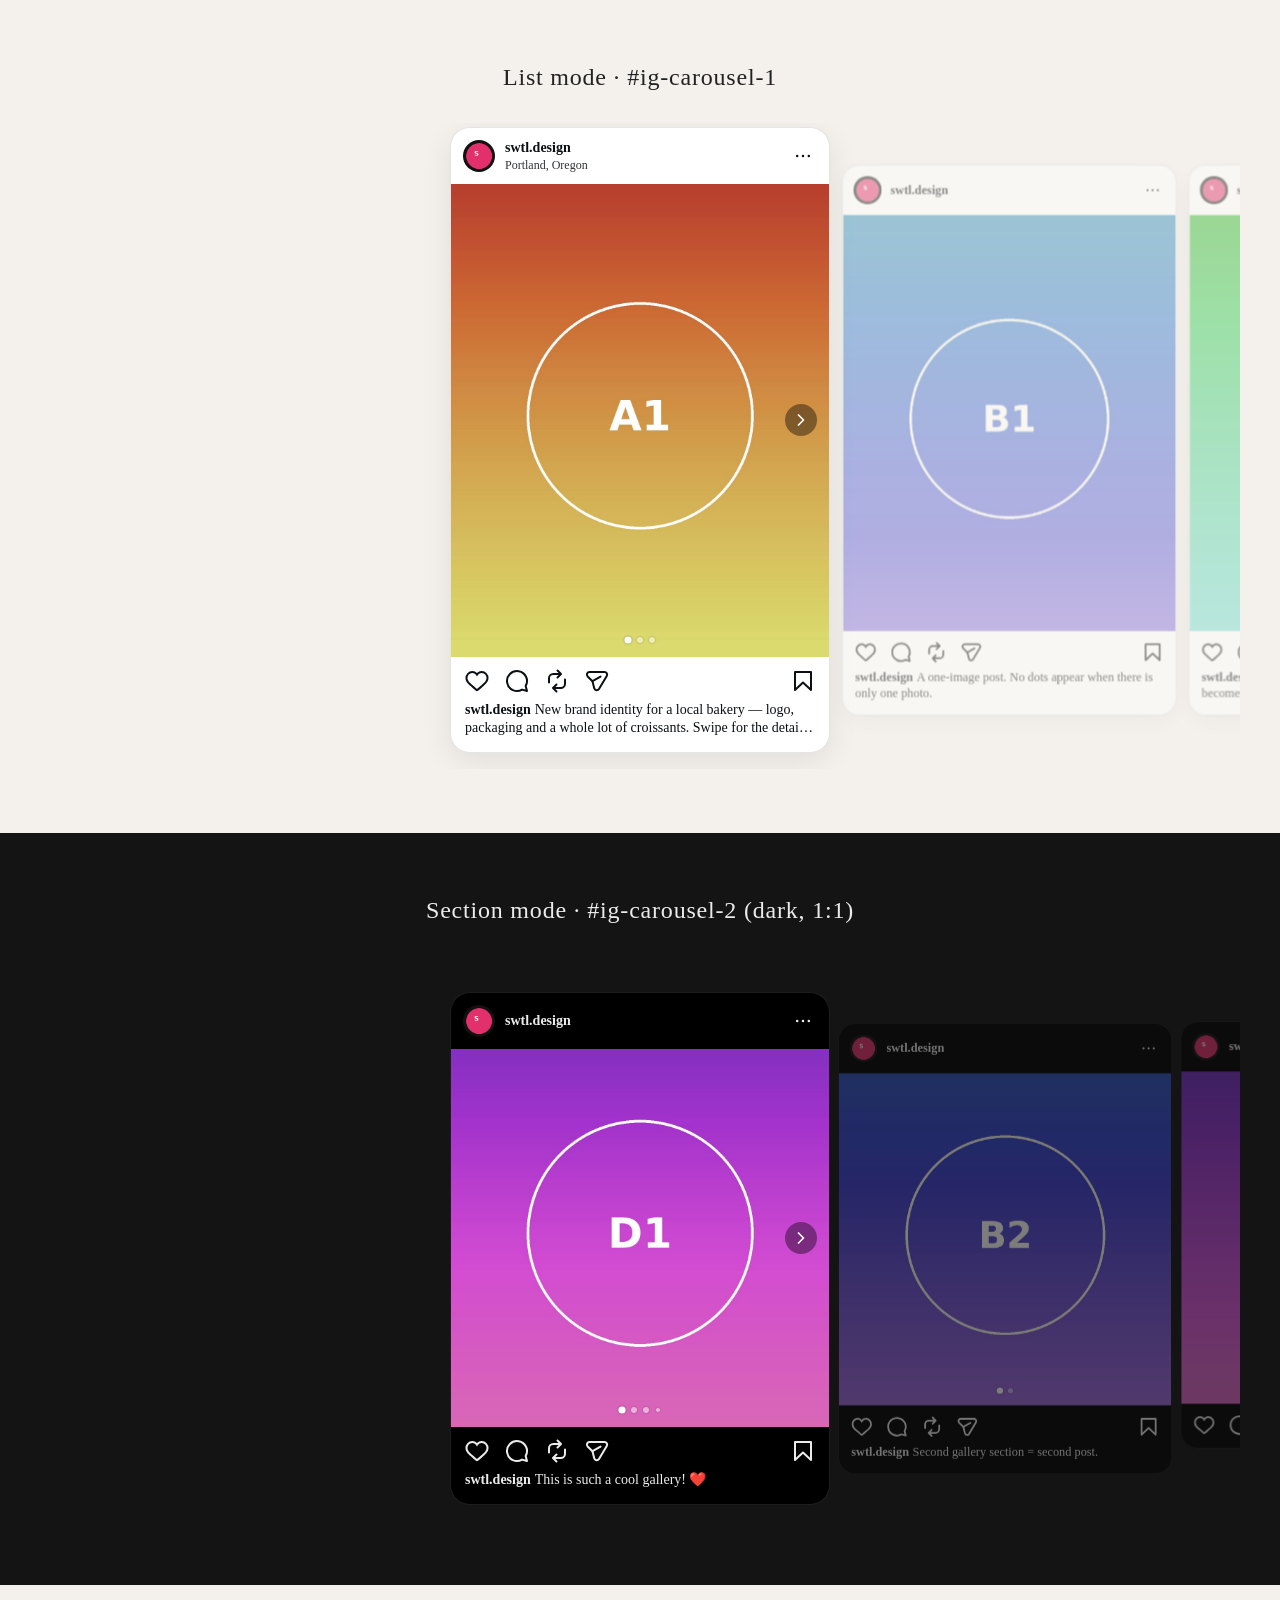
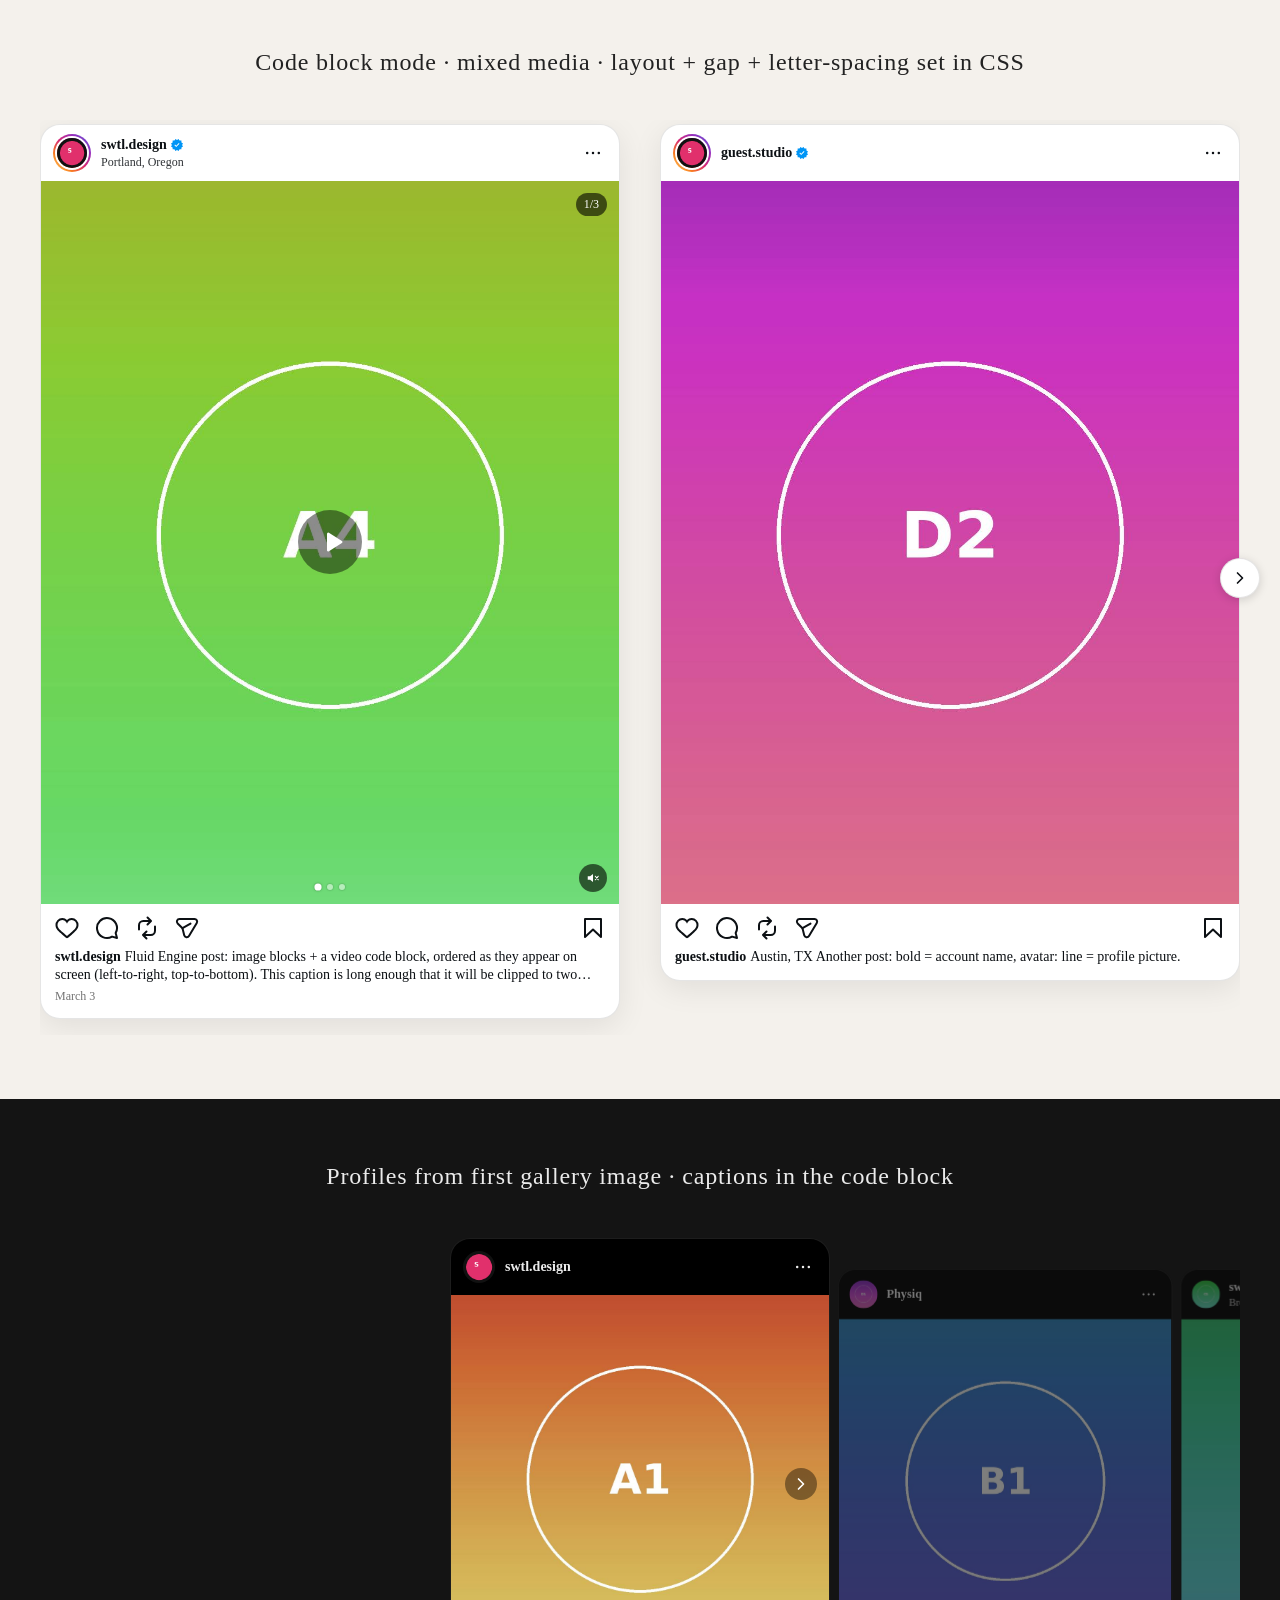
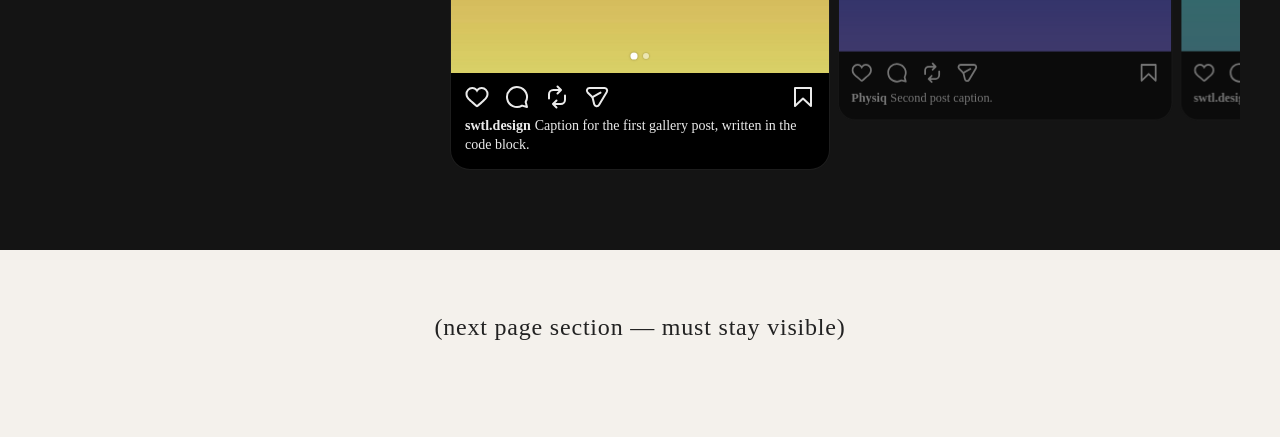
<file: demo/index.html>
<!doctype html>
<html lang="en">
<head>
<meta charset="utf-8">
<meta name="viewport" content="width=device-width, initial-scale=1">
<title>IG Carousel — Squarespace mock</title>
<!--
  Local test page. The markup below imitates the HTML Squarespace 7.1 renders
  for list, gallery and Fluid Engine sections, so the plugin can be tested
  without a live site. Open with any static server:  npx serve .  →  /demo/
-->
<style>
  body { margin: 0; font-family: Georgia, serif; background: #f4f1ec; color: #222; }
  .page-section { padding: 64px 24px; }
  .page-section.dark { background: #141414; color: #ebebeb; }
  .content-wrapper { max-width: 1200px; margin: 0 auto; }
  h2 { font-weight: 400; text-align: center; margin: 0 0 32px; }
  .fluid-engine { display: grid; grid-template-columns: repeat(4, 1fr); gap: 12px; }
  .fe-block { min-width: 0; }
  .sqs-block img, .gallery-grid-item img { width: 100%; display: block; aspect-ratio: 1; object-fit: cover; }
  .gallery-grid-wrapper { display: grid; grid-template-columns: repeat(4, 1fr); gap: 8px; }
  .user-items-list-carousel__slides { display: grid; grid-template-columns: repeat(4, 1fr); gap: 12px; }
  .user-items-list-carousel__media-container { aspect-ratio: 4 / 5; overflow: hidden; }
  .user-items-list-carousel__media { width: 100%; height: 100%; object-fit: cover; }
  /* a typical template rule the plugin's button reset has to beat */
  button { background: #c00; color: #fff; padding: 12px 20px; border-radius: 4px; }
</style>
<link rel="stylesheet" href="../src/ig-carousel.css">
<style>
  /* Settings via Custom CSS (Design → Custom CSS on a real site) */
  #ig-carousel-3 { --igc-layout: row; --igc-gap: 40px; }
  #ig-carousel-4 { --igc-aspect: 1 / 1; --igc-theme: dark; }
  /* imitate a template that adds loose paragraph letter-spacing */
  .page-section { letter-spacing: 0.8px; }
  p { font-family: "Courier New", monospace; }
</style>
<script>
  // Sitewide defaults (Settings → Developer Tools → Code Injection → Header)
  window.IGCarouselConfig = {
    account: 'swtl.design',
    avatar: 'media/avatar.png',
    profile: 'https://www.instagram.com/',
    carousels: {
      'ig-carousel-2': { theme: 'dark', aspect: '1:1' }
    }
  };
</script>
</head>
<body>

<!-- ============ 1. LIST MODE: native Auto Layout carousel, anchor #ig-carousel-1 ============ -->
<section class="page-section user-items-list-section" id="ig-carousel-1" data-section-id="a1">
  <div class="content-wrapper">
    <div class="list-section-title"><h2>List mode · #ig-carousel-1</h2></div>
    <div class="user-items-list">
      <div class="user-items-list-carousel">
        <div class="user-items-list-carousel__slideshow-holder">
          <ul class="user-items-list-carousel__slides">
            <li class="user-items-list-carousel__slide list-item">
              <div class="user-items-list-carousel__media-container"><div class="user-items-list-carousel__media-inner">
                <img class="user-items-list-carousel__media" data-src="media/post1-1.jpg" data-image-focal-point="0.5,0.5" alt="Post one">
              </div></div>
              <div class="list-item-content"><div class="list-item-content__text-wrapper">
                <h2 class="list-item-content__title">Spring launch</h2>
                <div class="list-item-content__description"><p>New brand identity for a local bakery — logo, packaging and a whole lot of croissants. Swipe for the details and the behind-the-scenes process shots.</p><p>location: Portland, Oregon</p></div>
              </div><div class="list-item-content__button-container"><a class="list-item-content__button sqs-button-element--primary" href="https://www.instagram.com/p/example">View</a></div></div>
            </li>
            <li class="user-items-list-carousel__slide list-item">
              <div class="user-items-list-carousel__media-container"><img class="user-items-list-carousel__media" data-src="media/post1-2.jpg" alt=""></div>
              <div class="list-item-content"><h2 class="list-item-content__title">+</h2></div>
            </li>
            <li class="user-items-list-carousel__slide list-item">
              <div class="user-items-list-carousel__media-container"><img class="user-items-list-carousel__media" data-src="media/post1-3.jpg" alt=""></div>
              <div class="list-item-content"><h2 class="list-item-content__title">+ detail</h2></div>
            </li>
            <li class="user-items-list-carousel__slide list-item">
              <div class="user-items-list-carousel__media-container"><img class="user-items-list-carousel__media" data-src="media/post2-1.jpg" alt=""></div>
              <div class="list-item-content"><h2 class="list-item-content__title">Single photo post</h2>
                <div class="list-item-content__description"><p>A one-image post. No dots appear when there is only one photo.</p></div></div>
            </li>
            <li class="user-items-list-carousel__slide list-item">
              <div class="user-items-list-carousel__media-container"><img class="user-items-list-carousel__media" data-src="media/post3-1.jpg" alt=""></div>
              <div class="list-item-content"><h2 class="list-item-content__title">Video post</h2>
                <div class="list-item-content__description"><p>Video via the "video:" line — the list image becomes the poster.</p><p>video: media/clip.mp4</p></div></div>
            </li>
            <li class="user-items-list-carousel__slide list-item">
              <div class="user-items-list-carousel__media-container"><img class="user-items-list-carousel__media" data-src="media/post3-2.jpg" alt=""></div>
              <div class="list-item-content"><h2 class="list-item-content__title">+</h2></div>
            </li>
          </ul>
        </div>
      </div>
    </div>
  </div>
</section>

<!-- ============ 2. SECTION MODE: anchor #ig-carousel-2 + gallery sections below ============ -->
<section class="page-section dark" id="ig-carousel-2" data-section-id="b1">
  <div class="content-wrapper"><div class="content"><div class="fluid-engine">
    <div class="fe-block" style="grid-column: 1 / -1"><div class="sqs-block html-block sqs-block-html"><div class="sqs-block-content"><h2>Section mode · #ig-carousel-2 (dark, 1:1)</h2></div></div></div>
  </div></div></div>
</section>
<section class="page-section gallery-section dark" data-section-id="b2">
  <div class="content-wrapper"><div class="gallery-grid gallery-grid-wrapper">
    <figure class="gallery-grid-item"><img data-src="media/post4-1.jpg" alt="Studio"><figcaption class="gallery-caption"><p>This is such a cool gallery! ❤️</p></figcaption></figure>
    <figure class="gallery-grid-item"><img data-src="media/post4-2.jpg" alt=""></figure>
    <figure class="gallery-grid-item"><img data-src="media/post4-3.jpg" alt=""></figure>
    <figure class="gallery-grid-item"><img data-src="media/post4-4.jpg" alt=""></figure>
  </div></div>
</section>
<section class="page-section gallery-section dark" data-section-id="b3">
  <div class="content-wrapper"><div class="gallery-grid gallery-grid-wrapper">
    <figure class="gallery-grid-item"><img data-src="media/post2-2.jpg" alt=""><figcaption class="gallery-caption"><p>Second gallery section = second post.</p></figcaption></figure>
    <figure class="gallery-grid-item"><img data-src="media/post2-3.jpg" alt=""></figure>
  </div></div>
</section>
<section class="page-section gallery-section dark" data-section-id="b4">
  <div class="content-wrapper"><div class="gallery-grid gallery-grid-wrapper">
    <figure class="gallery-grid-item"><img data-src="media/post2-4.jpg" alt=""></figure>
  </div></div>
</section>

<!-- ============ 3. CODE BLOCK MODE: mixed photo + video Fluid Engine sections ============ -->
<section class="page-section" id="ig-carousel-3" data-section-id="c1">
  <div class="content-wrapper"><div class="content"><div class="fluid-engine">
    <div class="fe-block" style="grid-column: 1 / -1"><div class="sqs-block html-block sqs-block-html"><div class="sqs-block-content"><h2>Code block mode · mixed media · layout + gap + letter-spacing set in CSS</h2></div></div></div>
    <div class="fe-block" style="grid-column: 1 / -1"><div class="sqs-block code-block sqs-block-code"><div class="sqs-block-content">
      <div data-ig-carousel data-sections="3" data-per-view="2" data-show-counter="true" data-avatar-ring="true" data-verified="true"></div>
    </div></div></div>
  </div></div></div>
</section>
<section class="page-section" data-section-id="c2">
  <div class="content-wrapper"><div class="content"><div class="fluid-engine">
    <div class="fe-block" style="grid-column: 3 / 5; grid-row: 1"><div class="sqs-block image-block sqs-block-image"><div class="sqs-block-content"><img data-src="media/post3-3.jpg" alt=""></div></div></div>
    <div class="fe-block" style="grid-column: 1 / 3; grid-row: 1"><div class="sqs-block image-block sqs-block-image"><div class="sqs-block-content"><img data-src="media/post1-4.jpg" alt=""></div></div></div>
    <div class="fe-block" style="grid-column: 1 / 3; grid-row: 2"><div class="sqs-block code-block sqs-block-code"><div class="sqs-block-content"><video src="media/clip.mp4" poster="media/post3-4.jpg" muted loop playsinline></video></div></div></div>
    <div class="fe-block" style="grid-column: 1 / -1; grid-row: 3"><div class="sqs-block html-block sqs-block-html"><div class="sqs-block-content"><p>Fluid Engine post: image blocks + a video code block, ordered as they appear on screen (left-to-right, top-to-bottom). This caption is long enough that it will be clipped to two lines with an ellipsis — tap it to expand.</p><p>location: Portland, Oregon</p><p>date: March 3</p></div></div></div>
  </div></div></div>
</section>
<section class="page-section" data-section-id="c3">
  <div class="content-wrapper"><div class="content"><div class="fluid-engine">
    <div class="fe-block"><div class="sqs-block image-block sqs-block-image"><div class="sqs-block-content"><img data-src="media/post4-2.jpg" alt=""></div></div></div>
    <div class="fe-block"><div class="sqs-block html-block sqs-block-html"><div class="sqs-block-content"><p><strong>guest.studio</strong><br><em>Austin, TX</em></p><p>Another post: bold = account name, avatar: line = profile picture.</p><p>avatar: media/avatar.png</p></div></div></div>
  </div></div></div>
</section>

<!-- YouTube video block post (third post of carousel 3) -->
<section class="page-section" data-section-id="c4">
  <div class="content-wrapper"><div class="content"><div class="fluid-engine">
    <div class="fe-block"><div class="sqs-block website-component-block sqs-block-website-component sqs-block-video video-block"><div class="sqs-block-content">
      <div class="sqs-video-wrapper" data-html="&lt;iframe src=&quot;https://www.youtube.com/embed/aqz-KE-bpKQ?feature=oembed&amp;amp;x=1&quot;&gt;&lt;/iframe&gt;"></div>
      <div class="video-caption-wrapper"><div class="video-caption"><p><strong>yt.channel</strong></p><p>YouTube post: keeps YouTube's own play controls.</p></div></div>
    </div></div></div>
  </div></div></div>
</section>

<!-- ============ 4. CODE BLOCK + GRID GALLERIES with per-post profiles (first image = avatar, alt = name) ============ -->
<section class="page-section dark" id="ig-carousel-4" data-section-id="d1">
  <div class="content-wrapper"><div class="content"><div class="fluid-engine">
    <div class="fe-block" style="grid-column: 1 / -1"><div class="sqs-block html-block sqs-block-html"><div class="sqs-block-content"><h2>Profiles from first gallery image · captions in the code block</h2></div></div></div>
    <div class="fe-block" style="grid-column: 1 / -1"><div class="sqs-block code-block sqs-block-code"><div class="sqs-block-content">
      <div data-ig-carousel data-sections="3" data-avatar="first-image" hidden>
        <p>Caption for the first gallery post, written in the code block.</p>
        <p>Second post caption.</p>
        <p>Third post caption.<br>location: Brooklyn, NY</p>
      </div>
    </div></div></div>
  </div></div></div>
</section>
<section class="page-section gallery-section dark" data-section-id="d2">
  <div class="content-wrapper"><div class="gallery-grid gallery-grid-wrapper">
    <figure class="gallery-grid-item"><img data-src="media/avatar.png" alt="swtl.design"></figure>
    <figure class="gallery-grid-item"><img data-src="media/post1-1.jpg" alt="post1-1.jpg"></figure>
    <figure class="gallery-grid-item"><img data-src="media/post1-2.jpg" alt="post1-2.jpg"></figure>
  </div></div>
</section>
<section class="page-section gallery-section dark" data-section-id="d3">
  <div class="content-wrapper"><div class="gallery-grid gallery-grid-wrapper">
    <figure class="gallery-grid-item"><img data-src="media/post4-1.jpg" alt="Physiq"></figure>
    <figure class="gallery-grid-item"><img data-src="media/post2-1.jpg" alt=""></figure>
  </div></div>
</section>
<section class="page-section gallery-section dark" data-section-id="d4">
  <div class="content-wrapper"><div class="gallery-grid gallery-grid-wrapper">
    <figure class="gallery-grid-item"><img data-src="media/post3-1.jpg" alt="IMG_4521.jpg"></figure>
    <figure class="gallery-grid-item"><img data-src="media/post3-2.jpg" alt=""></figure>
    <figure class="gallery-grid-item"><img data-src="media/post3-3.jpg" alt=""></figure>
  </div></div>
</section>

<section class="page-section"><div class="content-wrapper"><h2>(next page section — must stay visible)</h2></div></section>

<script src="../src/ig-carousel.js"></script>
</body>
</html>
</file>
<file: src/ig-carousel.css>
/* ==========================================================================
   IG Carousel for Squarespace 7.1 — v1.4.0
   https://github.com/zsawtelle-lgtm/sqsp-social-highlight-scroll
   Every class, variable and keyframe is prefixed "igc-" so nothing collides
   with the template or with other plugins.
   SETTINGS YOU CAN SET IN CUSTOM CSS (on the section anchor, or .igc for all):
     #ig-carousel-2 {
       --igc-layout: focus;             focus | row
       --igc-aspect: 4 / 5;             any ratio: 1 / 1, 16 / 9, 9 / 16 …
       --igc-theme: light;              light | dark | section
       --igc-account: "swtl.design";    account name
       --igc-avatar: url("https://…");  profile image (or: first-image)
       --igc-gap: 24px;                 space between posts (default: the
                                        list/gallery "space between items")
       --igc-letter-spacing: normal;    use "inherit" to follow paragraph style
     }
   Everything else (colours, sizes) is the --igc-* list below; override it
   with  #ig-carousel-2 .igc { --igc-card-width: 420px; }
   ========================================================================== */

.igc {
  /* ---- Layout ---------------------------------------------------------- */
  --igc-card-width: 380px;      /* "focus" layout: width of the centre card */
  /* --igc-gap: unset by default → Squarespace's own item spacing → 24px */
  --_gap: var(--igc-gap, var(--igc-gap-native, 24px));
  --igc-peek-scale: 0.88;       /* "focus" layout: size of side posts        */
  --igc-peek-opacity: 0.45;     /* "focus" layout: fade of side posts        */
  /* Posts visible per screen size (both layouts). Set any of these in Custom
     CSS on the section anchor or .igc — no !important needed:
       --igc-per-view-wide    ≥ 1600px            default 5
       --igc-per-view         1025–1599px         default 3
       --igc-per-view-tablet  641–1024px          default 2
       --igc-per-view-mobile  ≤ 640px             default 1.2 (decimal = peek)
     --igc-max-width: unset = fill the block it sits in. */
  --_n: var(--igc-per-view, var(--igc-per-view-js, 3));
  /* --igc-aspect: unset by default → the "aspect" option (4 / 5) */
  --_ratio: var(--igc-aspect, var(--igc-ratio-js, 4 / 5));

  /* ---- Card (light theme) ---------------------------------------------- */
  --igc-card-bg: #ffffff;
  --igc-card-border: 1px solid rgba(0, 0, 0, 0.1);
  --igc-card-radius: 20px;
  --igc-card-shadow: 0 8px 30px rgba(0, 0, 0, 0.08);
  --igc-media-bg: #efefef;
  --igc-text: #0c1014;
  --igc-muted: #737373;
  --igc-font-size: 14px;
  /* Typography (fonts follow Site Styles unless set):
     --igc-font, --igc-name-font, --igc-caption-font          font-family
     --igc-name-size / --igc-caption-size                     default --igc-font-size
     --igc-name-weight (600) / --igc-caption-weight (inherit)
     --igc-letter-spacing (normal), --igc-name-letter-spacing,
     --igc-caption-letter-spacing, --igc-caption-line-height (1.35) */
  --igc-avatar-size: 32px;
  --igc-avatar-ring: linear-gradient(45deg, #feda75, #fa7e1e, #d62976, #962fbf, #4f5bd5);
  --igc-icon-size: 24px;

  /* ---- Accents --------------------------------------------------------- */
  --igc-heart: #ff3040;
  --igc-dot: rgba(255, 255, 255, 0.5);
  --igc-dot-active: #ffffff;
  --igc-arrow-bg: rgba(0, 0, 0, 0.4);
  --igc-arrow-color: #ffffff;
  --igc-arrow-size: 32px;
  --igc-caption-lines: 2;

  container-type: inline-size;
  position: relative;
  width: 100%;
  max-width: var(--igc-max-width, none);
  margin: 0 auto;
  font-family: var(--igc-font, inherit);
  font-size: var(--igc-font-size);
  letter-spacing: var(--igc-letter-spacing, normal);
  text-transform: none;
  line-height: 1.25;
  color: var(--igc-text);
  -webkit-font-smoothing: antialiased;
  text-align: left;
}

/* Dark theme = the Framer reference look */
.igc[data-theme="dark"] {
  --igc-card-bg: #000000;
  --igc-card-border: 1px solid rgba(235, 235, 235, 0.12);
  --igc-card-shadow: none;
  --igc-media-bg: #0a0a0a;
  --igc-text: #ebebeb;
  --igc-muted: #a8a8a8;
}

/* "section" theme: borrow the Squarespace section's own colour theme */
.igc[data-theme="section"] {
  --igc-card-bg: transparent;
  --igc-card-border: 1px solid color-mix(in srgb, currentColor 18%, transparent);
  --igc-card-shadow: none;
  --igc-text: currentColor;
  --igc-muted: color-mix(in srgb, currentColor 60%, transparent);
}

.igc *,
.igc *::before,
.igc *::after { box-sizing: border-box; }

/* Button reset — placed before component rules so they always win, while
   still beating a template's generic `button {}` styles. */
.igc :where(button) {
  appearance: none;
  -webkit-appearance: none;
  background: none;
  border: 0;
  border-radius: 0;
  padding: 0;
  margin: 0;
  min-width: 0;
  min-height: 0;
  box-shadow: none;
  font: inherit;
  letter-spacing: normal;
  text-transform: none;
  line-height: 1;
  cursor: pointer;
  color: inherit;
}
.igc button:focus-visible,
.igc a:focus-visible,
.igc-viewport:focus-visible { outline: 2px solid #0095f6; outline-offset: 2px; }

/* ---------------------------------------------------------------- Track */
.igc-viewport {
  display: flex;
  align-items: flex-start;
  gap: var(--_gap);
  overflow-x: auto;
  overflow-y: hidden;
  scroll-snap-type: x mandatory;
  scroll-behavior: smooth;
  scrollbar-width: none;
  padding-block: 4px 16px;          /* room for card shadow */
  -webkit-overflow-scrolling: touch;
}
.igc-viewport::-webkit-scrollbar { display: none; }

/* .igc-post is what the track snaps to — it never transforms, so snapping
   stays smooth. The visible card (.igc-card) inside it does the shrinking. */
.igc-post {
  position: relative;
  min-width: 0;
  display: flex;
}
.igc-card {
  position: relative;
  flex: 1 1 auto;
  min-width: 0;
  display: flex;
  flex-direction: column;
  background: var(--igc-card-bg);
  border: var(--igc-card-border);
  border-radius: var(--igc-card-radius);
  box-shadow: var(--igc-card-shadow);
  overflow: hidden;
  transition: transform 0.35s ease, opacity 0.35s ease;
}

/* Layout: focus (default) — one centred post, neighbours peek & fade */
@media (min-width: 1600px) { .igc { --_n: var(--igc-per-view-wide, var(--igc-per-view-wide-js, 5)); } }
@media (max-width: 1024px) { .igc { --_n: var(--igc-per-view-tablet, var(--igc-per-view-tablet-js, 2)); } }
@media (max-width: 640px)  { .igc { --_n: var(--igc-per-view-mobile, var(--igc-per-view-mobile-js, 1.2)); } }

/* focus: card sized so --_n posts fit across, never wider than --igc-card-width */
.igc[data-layout="focus"] { --_cw: min(var(--igc-card-width), (100cqw - (var(--_n) - 1) * var(--_gap)) / var(--_n)); }
.igc[data-layout="focus"] .igc-viewport { padding-inline: calc((100cqw - var(--_cw)) / 2); }
.igc[data-layout="focus"] .igc-post {
  flex: 0 0 var(--_cw);
  scroll-snap-align: center;
}
.igc[data-layout="focus"] .igc-post:not(.is-active) { cursor: pointer; }
.igc[data-layout="focus"] .igc-post:not(.is-active) > .igc-card {
  transform: scale(var(--igc-peek-scale));
  opacity: var(--igc-peek-opacity);
}
.igc[data-layout="focus"] .igc-post:not(.is-active) > * { pointer-events: none; }
.igc[data-layout="focus"] .igc-post.is-before > .igc-card {
  transform-origin: right center;
  transform: translateX(calc(var(--_far, 0) * var(--_cw) * (1 - var(--igc-peek-scale)))) scale(var(--igc-peek-scale));
}
.igc[data-layout="focus"] .igc-post.is-after > .igc-card {
  transform-origin: left center;
  transform: translateX(calc(var(--_far, 0) * var(--_cw) * (var(--igc-peek-scale) - 1))) scale(var(--igc-peek-scale));
}
.igc[data-layout="focus"] .igc-post:not(.is-active) .igc-arrow { opacity: 0; }

/* Layout: row — several posts side by side */
.igc[data-layout="row"] .igc-post {
  flex: 0 0 calc((100% - (var(--_n) - 1) * var(--_gap)) / var(--_n));
  scroll-snap-align: start;
}
.igc[data-layout="row"][data-centered="true"] .igc-viewport { justify-content: center; }
@media (max-width: 640px)  { .igc[data-layout="row"] .igc-post { scroll-snap-align: center; } }

/* --------------------------------------------------------------- Header */
.igc-head {
  display: flex;
  align-items: center;
  gap: 10px;
  height: 56px;
  padding: 0 12px;
}
.igc-avatar {
  flex: 0 0 auto;
  width: var(--igc-avatar-size);
  height: var(--igc-avatar-size);
  border-radius: 50%;
}
.igc-avatar[data-ring="true"] {
  width: calc(var(--igc-avatar-size) + 6px);
  height: calc(var(--igc-avatar-size) + 6px);
  padding: 2px;
  background: var(--igc-avatar-ring);
}
.igc-avatar img,
.igc-avatar span {
  display: block;
  width: 100%;
  height: 100%;
  border-radius: 50%;
  object-fit: cover;
  background: var(--igc-media-bg);
}
.igc-avatar[data-ring="true"] img,
.igc-avatar[data-ring="true"] span { border: 2px solid var(--igc-card-bg); }
.igc-avatar span {           /* initial-letter fallback when no image */
  display: grid;
  place-items: center;
  font-weight: 600;
  font-size: calc(var(--igc-avatar-size) * 0.42);
  text-transform: uppercase;
}
.igc-who { display: flex; flex-direction: column; justify-content: center; min-width: 0; gap: 2px; }
.igc .igc-account {
  display: inline-flex;
  align-items: center;
  gap: 4px;
  font-family: var(--igc-name-font, inherit);
  font-size: var(--igc-name-size, var(--igc-font-size));
  font-weight: var(--igc-name-weight, 600);
  letter-spacing: var(--igc-name-letter-spacing, var(--igc-letter-spacing, normal));
  text-transform: none;
  color: inherit;
  text-decoration: none;
  white-space: nowrap;
  overflow: hidden;
  text-overflow: ellipsis;
}
a.igc-account:hover { opacity: 0.7; }
.igc-verified { width: 12px; height: 12px; flex: 0 0 auto; }
.igc-location { font-size: 12px; opacity: 0.85; white-space: nowrap; overflow: hidden; text-overflow: ellipsis; }
.igc-more { margin-left: auto; width: 28px; height: 28px; display: grid; place-items: center; }
.igc-more svg { width: 20px; height: 20px; }

/* ---------------------------------------------------------------- Media */
.igc-media {
  position: relative;
  aspect-ratio: var(--_ratio);
  background: var(--igc-media-bg);
  overflow: hidden;
  user-select: none;
  -webkit-user-select: none;
}
.igc-media-track {
  display: flex;
  width: 100%;
  height: 100%;
  overflow-x: auto;
  overflow-y: hidden;
  scroll-snap-type: x mandatory;
  scroll-behavior: smooth;
  scrollbar-width: none;
  overscroll-behavior-x: contain;   /* swiping a photo never moves the post row */
}
.igc-media-track::-webkit-scrollbar { display: none; }
.igc-slide {
  position: relative;
  flex: 0 0 100%;
  width: 100%;
  height: 100%;
  scroll-snap-align: start;
  scroll-snap-stop: always;
  overflow: hidden;
}
.igc-slide > img,
.igc-slide > video,
.igc-slide > iframe {
  display: block;
  width: 100%;
  height: 100%;
  object-fit: cover;
  border: 0;
  -webkit-user-drag: none;
}
.igc-slide > iframe { pointer-events: none; }   /* background-style embeds */

/* Native Squarespace video / embed blocks moved into a slide */
.igc-slide--block > *,
.igc-slide--block .sqs-block-content,
.igc-slide--block .sqs-video-wrapper,
.igc-slide--block .video-player,
.igc-slide--block .native-video-player,
.igc-slide--block .sqs-native-video { width: 100% !important; height: 100% !important; padding: 0 !important; margin: 0 !important; }
.igc-slide--block iframe,
.igc-slide--block video { position: absolute; inset: 0; width: 100% !important; height: 100% !important; object-fit: cover; }

/* Video: play icon while paused, tap toggles play/pause */
.igc-play {
  position: absolute;
  left: 50%;
  top: 50%;
  width: 64px;
  height: 64px;
  margin: -32px 0 0 -32px;
  z-index: 3;
  border-radius: 50%;
  background: rgba(0, 0, 0, 0.45);
  color: #fff;
  display: grid;
  place-items: center;
  pointer-events: none;
  opacity: 0;
  transition: opacity 0.2s;
}
.igc-play svg { width: 30px; height: 30px; margin-left: 4px; }
.igc-media[data-playing="false"] .igc-play { opacity: 1; }
.igc-media[data-video="true"] .igc-slide { cursor: pointer; }
/* YouTube / Vimeo keep their own controls; leave room for the post arrows */
.igc-slide--player > iframe { pointer-events: auto; }

/* Mid-image arrows: switch POSTS (Framer-reference position) */
.igc-arrow {
  position: absolute;
  top: 50%;
  z-index: 5;
  width: var(--igc-arrow-size);
  height: var(--igc-arrow-size);
  margin-top: calc(var(--igc-arrow-size) / -2);
  border-radius: 50%;
  background: var(--igc-arrow-bg);
  color: var(--igc-arrow-color);
  display: grid;
  place-items: center;
  transition: opacity 0.2s, transform 0.2s, background 0.2s;
  -webkit-backdrop-filter: blur(6px);
  backdrop-filter: blur(6px);
}
.igc-arrow svg { width: 20px; height: 20px; }
.igc-arrow:hover { background: rgba(0, 0, 0, 0.6); }
.igc-arrow:active { transform: scale(0.92); }
.igc-arrow--prev { left: 12px; }
.igc-arrow--next { right: 12px; }
.igc-arrow[hidden] { display: none; }

/* "row" layout: arrows sit on the carousel edges instead */
.igc-arrow--edge { --igc-arrow-size: 40px; background: var(--igc-card-bg); color: var(--igc-text); border: var(--igc-card-border); box-shadow: 0 2px 10px rgba(0, 0, 0, 0.15); }
.igc-arrow--edge:hover { background: var(--igc-card-bg); transform: scale(1.06); }
.igc-arrow--edge[disabled] { opacity: 0; pointer-events: none; }

.igc-counter {
  position: absolute;
  top: 12px;
  right: 12px;
  z-index: 3;
  padding: 4px 8px;
  border-radius: 999px;
  background: rgba(0, 0, 0, 0.6);
  color: #fff;
  font-size: 12px;
  font-weight: 500;
  pointer-events: none;
}
.igc-mute {
  position: absolute;
  right: 12px;
  bottom: 12px;
  z-index: 4;
  width: 28px;
  height: 28px;
  border-radius: 50%;
  background: rgba(0, 0, 0, 0.6);
  color: #fff;
  display: none;
  place-items: center;
}
.igc-mute svg { width: 14px; height: 14px; }
.igc-media[data-video="true"] .igc-mute { display: grid; }

/* Dots: overlaid at the bottom of the image, switch PHOTOS in this post */
.igc-dots {
  position: absolute;
  left: 50%;
  bottom: 14px;
  z-index: 4;
  translate: -50% 0;
  display: flex;
  align-items: center;
  gap: 6px;
}
.igc .igc-dot {
  position: relative;
  width: 6px;
  height: 6px;
  border-radius: 50%;
  background: var(--igc-dot);
  box-shadow: 0 0 2px rgba(0, 0, 0, 0.35);
  transition: background 0.2s, transform 0.2s;
}
.igc .igc-dot::after { content: ""; position: absolute; inset: -6px -3px; }   /* bigger tap target */
.igc .igc-dot[aria-current="true"] { background: var(--igc-dot-active); transform: scale(1.2); }
.igc .igc-dot[data-far="true"] { transform: scale(0.7); }

/* Double-tap heart */
.igc-burst {
  position: absolute;
  left: 50%;
  top: 50%;
  width: 96px;
  height: 96px;
  margin: -48px 0 0 -48px;
  z-index: 6;
  color: #fff;
  pointer-events: none;
  opacity: 0;
  filter: drop-shadow(0 4px 16px rgba(0, 0, 0, 0.3));
}
.igc-burst svg { width: 100%; height: 100%; }
.igc-burst.is-on { animation: igc-burst 0.9s cubic-bezier(0.2, 0.8, 0.2, 1) forwards; }
@keyframes igc-burst {
  0%   { opacity: 0; transform: scale(0.2); }
  15%  { opacity: 1; transform: scale(1.15); }
  30%  { transform: scale(0.95); }
  45%  { transform: scale(1); }
  80%  { opacity: 1; transform: scale(1) translateY(0); }
  100% { opacity: 0; transform: scale(0.6) translateY(-30px); }
}

/* -------------------------------------------------------------- Actions */
.igc-actions {
  display: flex;
  align-items: center;
  gap: 16px;
  padding: 12px 14px 8px;
}
.igc-action {
  display: inline-flex;
  align-items: center;
  gap: 6px;
  color: inherit;
  font-weight: 600;
  font-size: var(--igc-font-size);
  text-decoration: none;
}
.igc-action svg {
  display: block;
  width: var(--igc-icon-size);
  height: var(--igc-icon-size);
  transition: transform 0.15s ease, opacity 0.15s;
}
.igc-action:hover svg { opacity: 0.6; }
.igc-action:active svg { transform: scale(0.85); }
.igc-save { margin-left: auto; }

.igc-like .igc-heart-on { display: none; color: var(--igc-heart); }
.igc-like.is-liked .igc-heart-off { display: none; }
.igc-like.is-liked .igc-heart-on { display: block; }
.igc-like.is-liked:hover svg { opacity: 1; }
.igc[data-heart-animation="pop"] .igc-like.is-pop .igc-heart-on { animation: igc-pop 0.45s cubic-bezier(0.17, 0.89, 0.32, 1.28); }
@keyframes igc-pop {
  0%   { transform: scale(1); }
  25%  { transform: scale(0.7); }
  60%  { transform: scale(1.3); }
  100% { transform: scale(1); }
}
.igc-save .igc-save-on,
.igc-save.is-saved .igc-save-off { display: none; }
.igc-save.is-saved .igc-save-on { display: block; }
.igc-repost.is-reposted { color: #00ba7c; }

/* ----------------------------------------------------------- Text area */
.igc-body { padding: 0 14px 14px; display: flex; flex-direction: column; gap: 4px; }
.igc p.igc-caption {
  margin: 0;
  padding: 0;
  font-family: var(--igc-caption-font, inherit);
  font-weight: var(--igc-caption-weight, inherit);
  letter-spacing: var(--igc-caption-letter-spacing, var(--igc-letter-spacing, normal));
  text-transform: none;
  display: -webkit-box;
  -webkit-box-orient: vertical;
  -webkit-line-clamp: var(--igc-caption-lines);
  line-clamp: var(--igc-caption-lines);
  overflow: hidden;
  text-overflow: ellipsis;          /* clipped text ends in "…" */
  overflow-wrap: anywhere;
  font-size: var(--igc-caption-size, var(--igc-font-size));
  line-height: var(--igc-caption-line-height, 1.35);
  color: inherit;
}
.igc-caption b { font-weight: var(--igc-name-weight, 600); margin-right: 4px; letter-spacing: var(--igc-name-letter-spacing, inherit); }
.igc[data-caption-expand="true"] .igc-caption { cursor: pointer; }
.igc p.igc-caption.is-open { -webkit-line-clamp: unset; line-clamp: unset; display: block; }
.igc-meta { color: var(--igc-muted); font-size: 12px; }

/* ----------------------------------------------------- Source hiding */
.igc-source-hidden { display: none !important; }

/* ------------------------------------------------------ Reduced motion */
@media (prefers-reduced-motion: reduce) {
  .igc-viewport, .igc-media-track { scroll-behavior: auto; }
  .igc *, .igc *::before, .igc *::after { animation-duration: 0.01ms !important; transition-duration: 0.01ms !important; }
}
</file>
